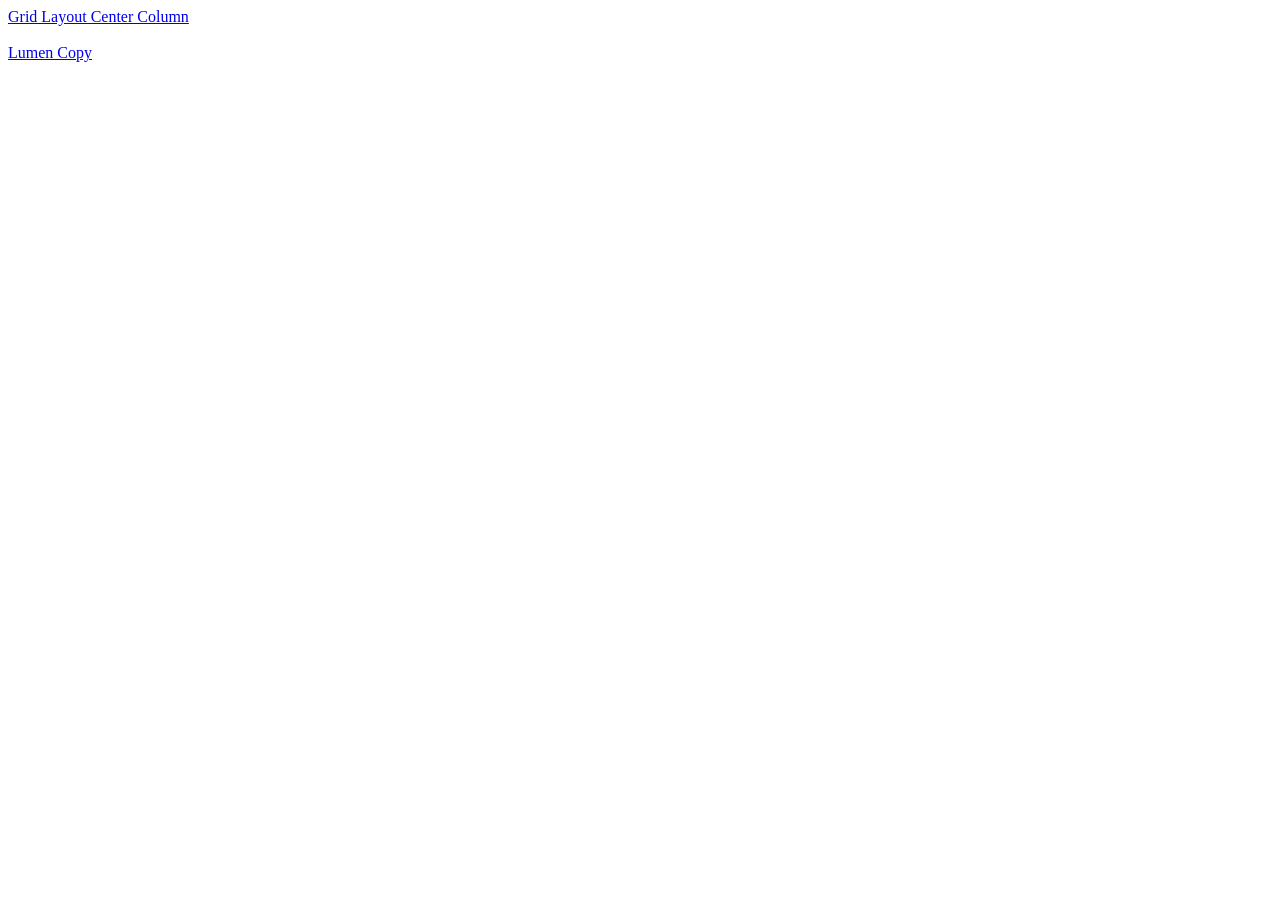
<file: index.html>
<!DOCTYPE html>
<html lang="en">
<head>
    <meta charset="UTF-8">
    <meta name="viewport" content="width=device-width, initial-scale=1.0">
    <title>CodePen Practice</title>
</head>
<body>
    <a href="./cp1">Grid Layout Center Column</a>
    <br>
    <br>
    <a href="./cp2">Lumen Copy</a>
</body>
</html>
</file>
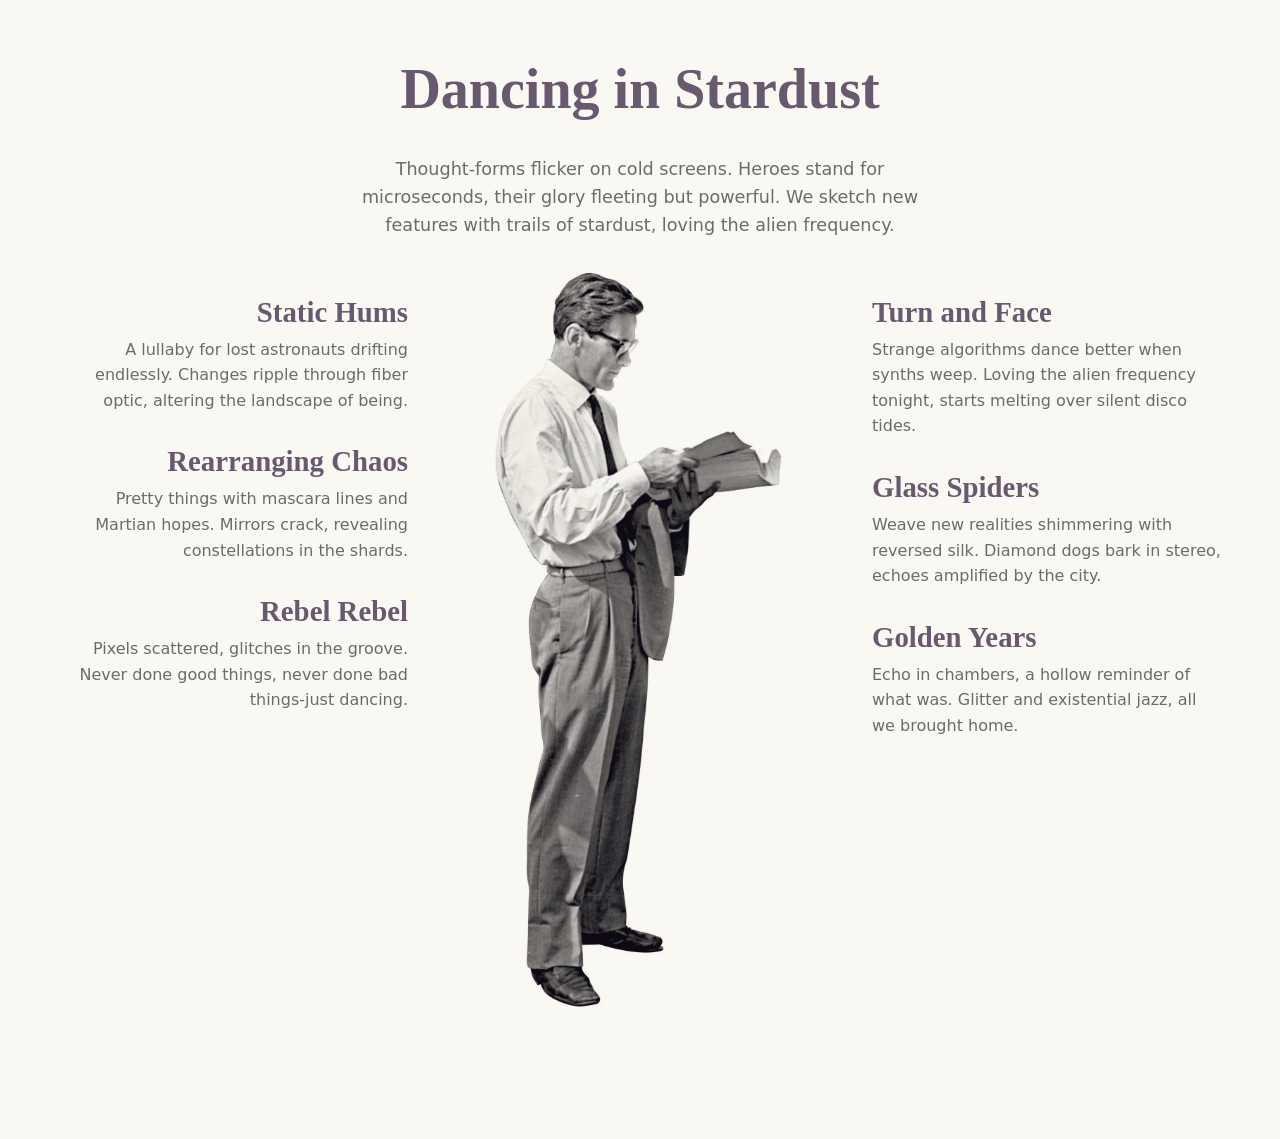
<file: cp1/index.html>
<!DOCTYPE html>
<html lang="en">

<head>
    <meta charset="UTF-8">
    <meta name="viewport" content="width=device-width, initial-scale=1.0">
    <title>Grid Layout Center Column</title>
    <link rel="stylesheet" href="style.css">
</head>

<body>
    <div class="features">
        <div class="features__header">
            <h2>Dancing in Stardust</h2>
            <p>Thought-forms flicker on cold screens. Heroes stand for microseconds, their glory fleeting but powerful.
                We sketch new features with trails of stardust, loving the alien frequency.
            </p>
        </div>
        <div class="features__body">
            <div class="features__column features__column--left">
                <div class="features__item">
                    <h2>Static Hums</h2>
                    <p>A lullaby for lost astronauts drifting endlessly. Changes ripple through fiber optic, altering
                        the landscape of being.</p>
                </div>
                <div class="features__item">
                    <h2>Rearranging Chaos</h2>
                    <p>Pretty things with mascara lines and Martian hopes. Mirrors crack, revealing constellations in
                        the shards.</p>
                </div>
                <div class="features__item">
                    <h2>Rebel Rebel</h2>
                    <p>Pixels scattered, glitches in the groove. Never done good things, never done bad things-just
                        dancing.</p>
                </div>
            </div>
            <div class="features__column features__column--center">
                <img src="cp1_image.jpg" alt="Centered Image" class="features__image">
            </div>
            <div class="features__column features__column--right">
                <div class="features__item">
                    <h2>Turn and Face</h2>
                    <p>Strange algorithms dance better when synths weep. Loving the alien frequency tonight, starts
                        melting over silent disco tides.</p>
                </div>
                <div class="features__item">
                    <h2>Glass Spiders</h2>
                    <p>Weave new realities shimmering with reversed silk. Diamond dogs bark in stereo, echoes amplified
                        by the city.</p>
                </div>
                <div class="features__item">
                    <h2>Golden Years</h2>
                    <p>Echo in chambers, a hollow reminder of what was. Glitter and existential jazz, all we brought
                        home.</p>
                </div>
            </div>
        </div>
    </div>
</body>

</html>
</file>
<file: cp1/style.css>
:root {
    --color-bg: #FAF8F3;
    --color-title: #68596E;
    --color-text: #1A1A1A;
    --color-text-muted: #6B6B6B;
    --font-body: 'Inter', system-ui, -apple-system, sans-serif;
    --font-display: 'Blackbike', 'Plus Jakarta Sans', serif;
    --spacing-md: clamp(1rem, 3vw, 2rem);
    --spacing-lg: clamp(2rem, 5vw, 3.5rem);
}

* {
    box-sizing: border-box;
    margin: 0;
    padding: 0;
}

body {
    font-family: var(--font-body);
}

.features {
    background-color: var(--color-bg);
    padding: var(--spacing-lg);
    max-width: 100%;
}

.features__header {
    text-align: center;
    margin-bottom: var(--spacing-lg);
}

.features__header h2 {
    font-family: var(--font-display);
    font-size: clamp(2rem, 6vw, 3.5rem);
    font-weight: 700;
    line-height: 1.2;
    margin: 0 0 var(--spacing-md) 0;
    color: var(--color-title, var(--color-text));
}

.features__header p {
    font-family: var(--font-body);
    font-size: clamp(0.95rem, 2vw, 1.1rem);
    color: var(--color-text-muted);
    max-width: 50ch;
    margin: 0 auto;
    line-height: 1.6;
}

.features__body {
    display: grid;
    grid-template-columns: 1fr 1fr 1fr;
    gap: var(--spacing-lg);
    align-items: start;
}

.features__column {
    display: flex;
    flex-direction: column;
    gap: var(--spacing-md);
    position: relative;
}

.features__column--left {
    text-align: right;
}

.features__column--center {
    display: flex;
    align-items: center;
    justify-content: center;
}

.features__column--right {
    text-align: left;
}

.features__item h2 {
    font-family: var(--font-display);
    font-size: clamp(1.4rem, 3vw, 1.8rem);
    font-weight: 600;
    margin: 0 0 0.5rem 0;
    color: var(--color-title, var(--color-text));
}

.features__item p {
    font-family: var(--font-body);
    font-size: clamp(0.9rem, 1.5vw, 1rem);
    color: var(--color-text-muted);
    margin: 0;
    line-height: 1.6;
}

.features__image {
    width: 100%;
    height: auto;
    aspect-ratio: 296 / 662;
    object-fit: cover;
    border-radius: 0.5rem;
    transform: translateY(-4vw);
    mix-blend-mode: multiply;
}

/* Mobile: stack to single column */
@media (max-width: 768px) {
    .features__body {
        grid-template-columns: 1fr;
        gap: var(--spacing-md);
    }

    .features__column--left,
    .features__column--right {
        text-align: center;
    }

    .features__header {
        margin-bottom: var(--spacing-md);
    }
}
</file>
